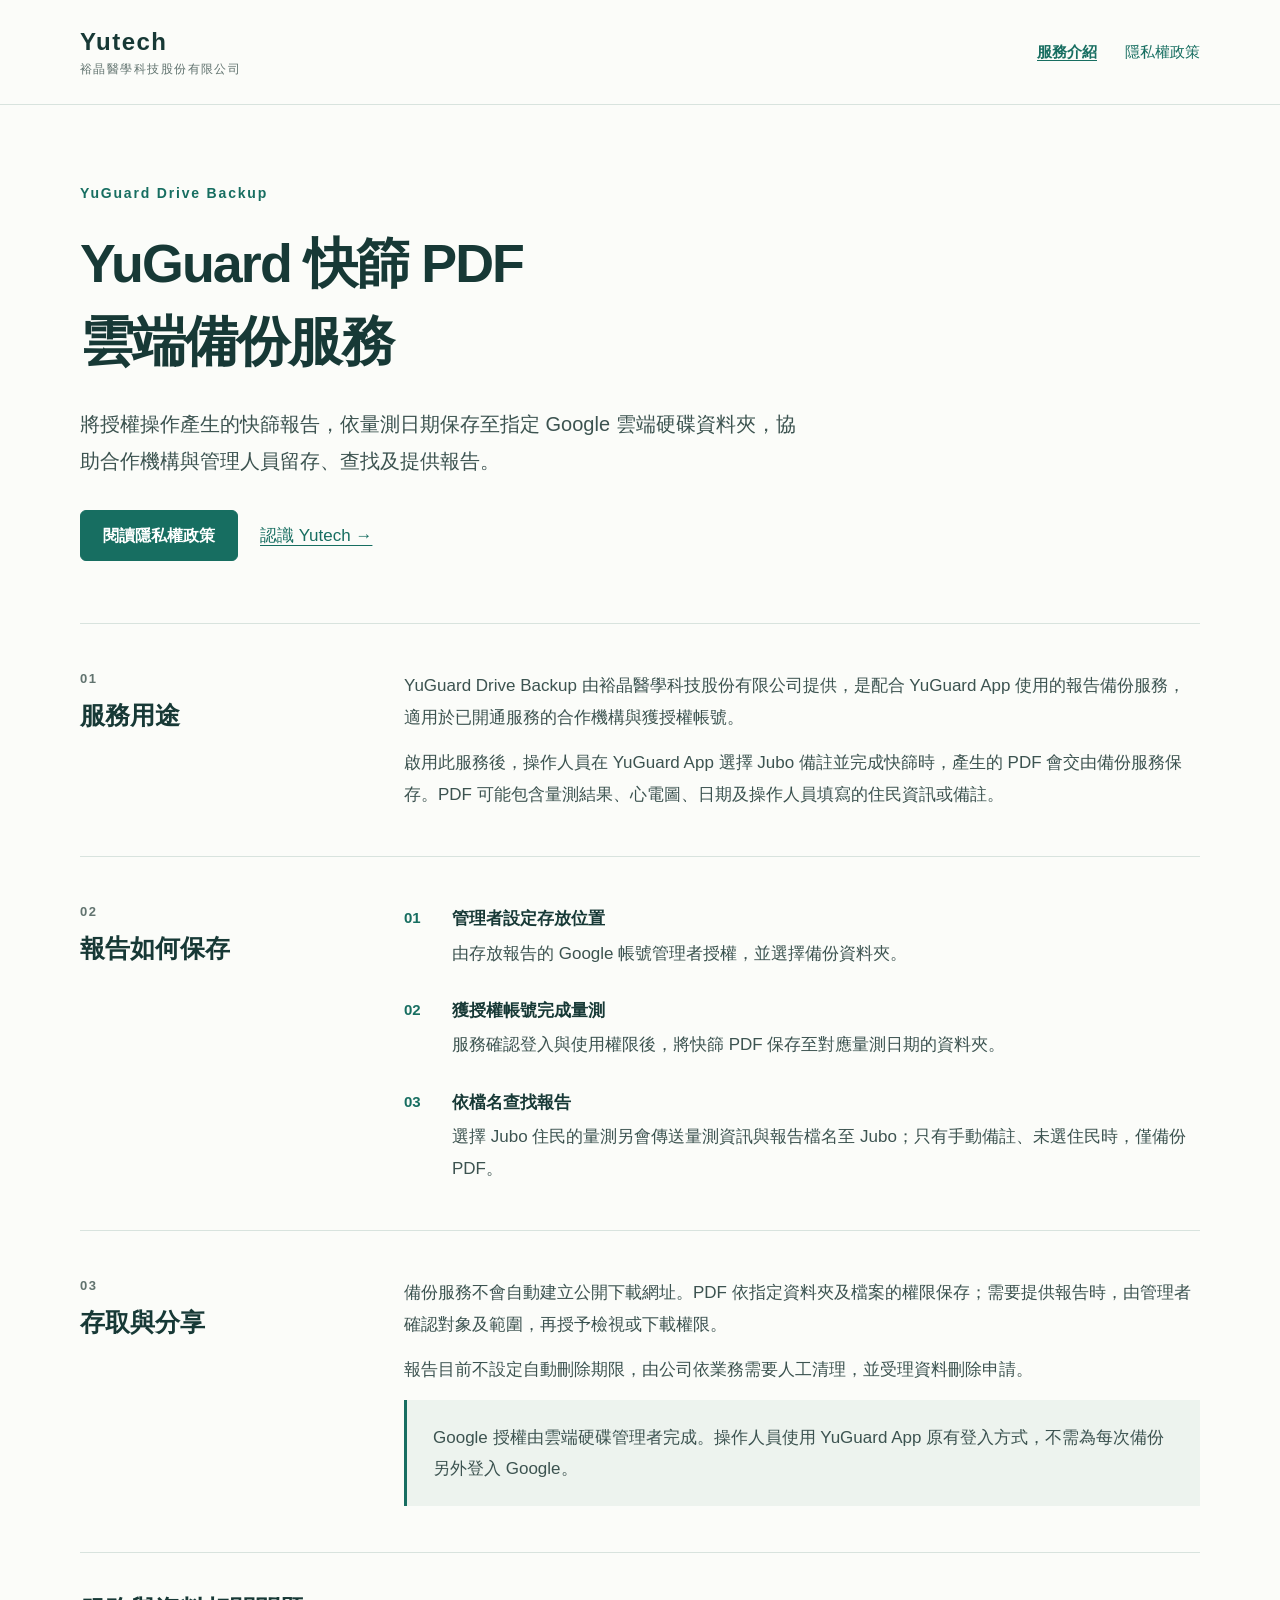
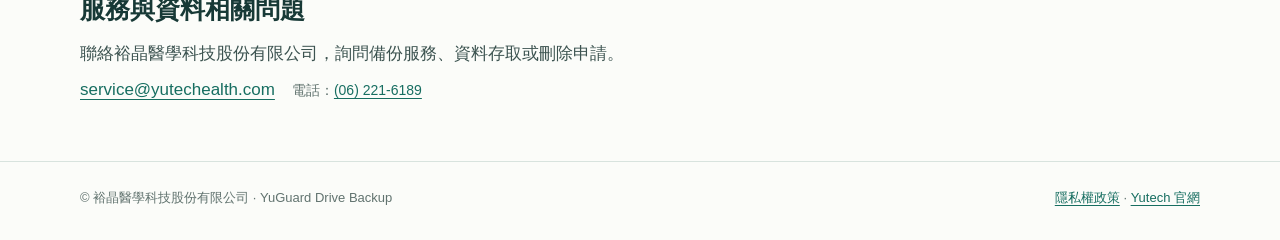
<file: index.html>
<!doctype html>
<html lang="zh-Hant">
<head>
  <meta charset="utf-8">
  <meta name="viewport" content="width=device-width, initial-scale=1">
  <meta name="description" content="YuGuard Drive Backup 是裕晶醫學科技提供的快篩 PDF 報告備份服務，將授權操作產生的報告保存至指定 Google 雲端硬碟資料夾，由管理者控管存取權限。">
  <title>YuGuard Drive Backup｜裕晶醫學科技</title>
  <link rel="stylesheet" href="./styles.css">
</head>
<body>
  <a class="skip" href="#main">跳到主要內容</a>
  <header class="site-head"><div class="wrap head-inner"><a class="brand" href="./index.html" aria-label="YuGuard Drive Backup 首頁"><strong>Yutech</strong><span>裕晶醫學科技股份有限公司</span></a><nav aria-label="主要導覽"><a href="./index.html" aria-current="page">服務介紹</a><a href="./privacy.html">隱私權政策</a></nav></div></header>
  <main id="main" class="wrap">
    <section class="hero" aria-labelledby="title">
      <p class="eyebrow">YuGuard Drive Backup</p>
      <h1 id="title">YuGuard 快篩 PDF<br>雲端備份服務</h1>
      <p class="lead">將授權操作產生的快篩報告，依量測日期保存至指定 Google 雲端硬碟資料夾，協助合作機構與管理人員留存、查找及提供報告。</p>
      <div class="hero-links"><a class="button" href="./privacy.html">閱讀隱私權政策</a><a href="https://www.yutechealth.com/">認識 Yutech →</a></div>
    </section>
    <section class="section" aria-labelledby="purpose"><h2 id="purpose"><span class="number">01</span>服務用途</h2><div><p>YuGuard Drive Backup 由裕晶醫學科技股份有限公司提供，是配合 YuGuard App 使用的報告備份服務，適用於已開通服務的合作機構與獲授權帳號。</p><p>啟用此服務後，操作人員在 YuGuard App 選擇 Jubo 備註並完成快篩時，產生的 PDF 會交由備份服務保存。PDF 可能包含量測結果、心電圖、日期及操作人員填寫的住民資訊或備註。</p></div></section>
    <section class="section" aria-labelledby="flow"><h2 id="flow"><span class="number">02</span>報告如何保存</h2><ol class="process"><li><strong>管理者設定存放位置</strong>由存放報告的 Google 帳號管理者授權，並選擇備份資料夾。</li><li><strong>獲授權帳號完成量測</strong>服務確認登入與使用權限後，將快篩 PDF 保存至對應量測日期的資料夾。</li><li><strong>依檔名查找報告</strong>選擇 Jubo 住民的量測另會傳送量測資訊與報告檔名至 Jubo；只有手動備註、未選住民時，僅備份 PDF。</li></ol></section>
    <section class="section" aria-labelledby="access"><h2 id="access"><span class="number">03</span>存取與分享</h2><div><p>備份服務不會自動建立公開下載網址。PDF 依指定資料夾及檔案的權限保存；需要提供報告時，由管理者確認對象及範圍，再授予檢視或下載權限。</p><p>報告目前不設定自動刪除期限，由公司依業務需要人工清理，並受理資料刪除申請。</p><div class="note"><p>Google 授權由雲端硬碟管理者完成。操作人員使用 YuGuard App 原有登入方式，不需為每次備份另外登入 Google。</p></div></div></section>
    <section class="contact" aria-labelledby="contact"><h2 id="contact">服務與資料相關問題</h2><p>聯絡裕晶醫學科技股份有限公司，詢問備份服務、資料存取或刪除申請。</p><p><a href="mailto:service@yutechealth.com">service@yutechealth.com</a>　<span class="small">電話：<a href="tel:+88662216189">(06) 221-6189</a></span></p></section>
  </main>
  <footer class="site-foot"><div class="wrap foot-inner"><p>© 裕晶醫學科技股份有限公司 · YuGuard Drive Backup</p><p><a href="./privacy.html">隱私權政策</a> · <a href="https://www.yutechealth.com/">Yutech 官網</a></p></div></footer>
</body>
</html>
</file>
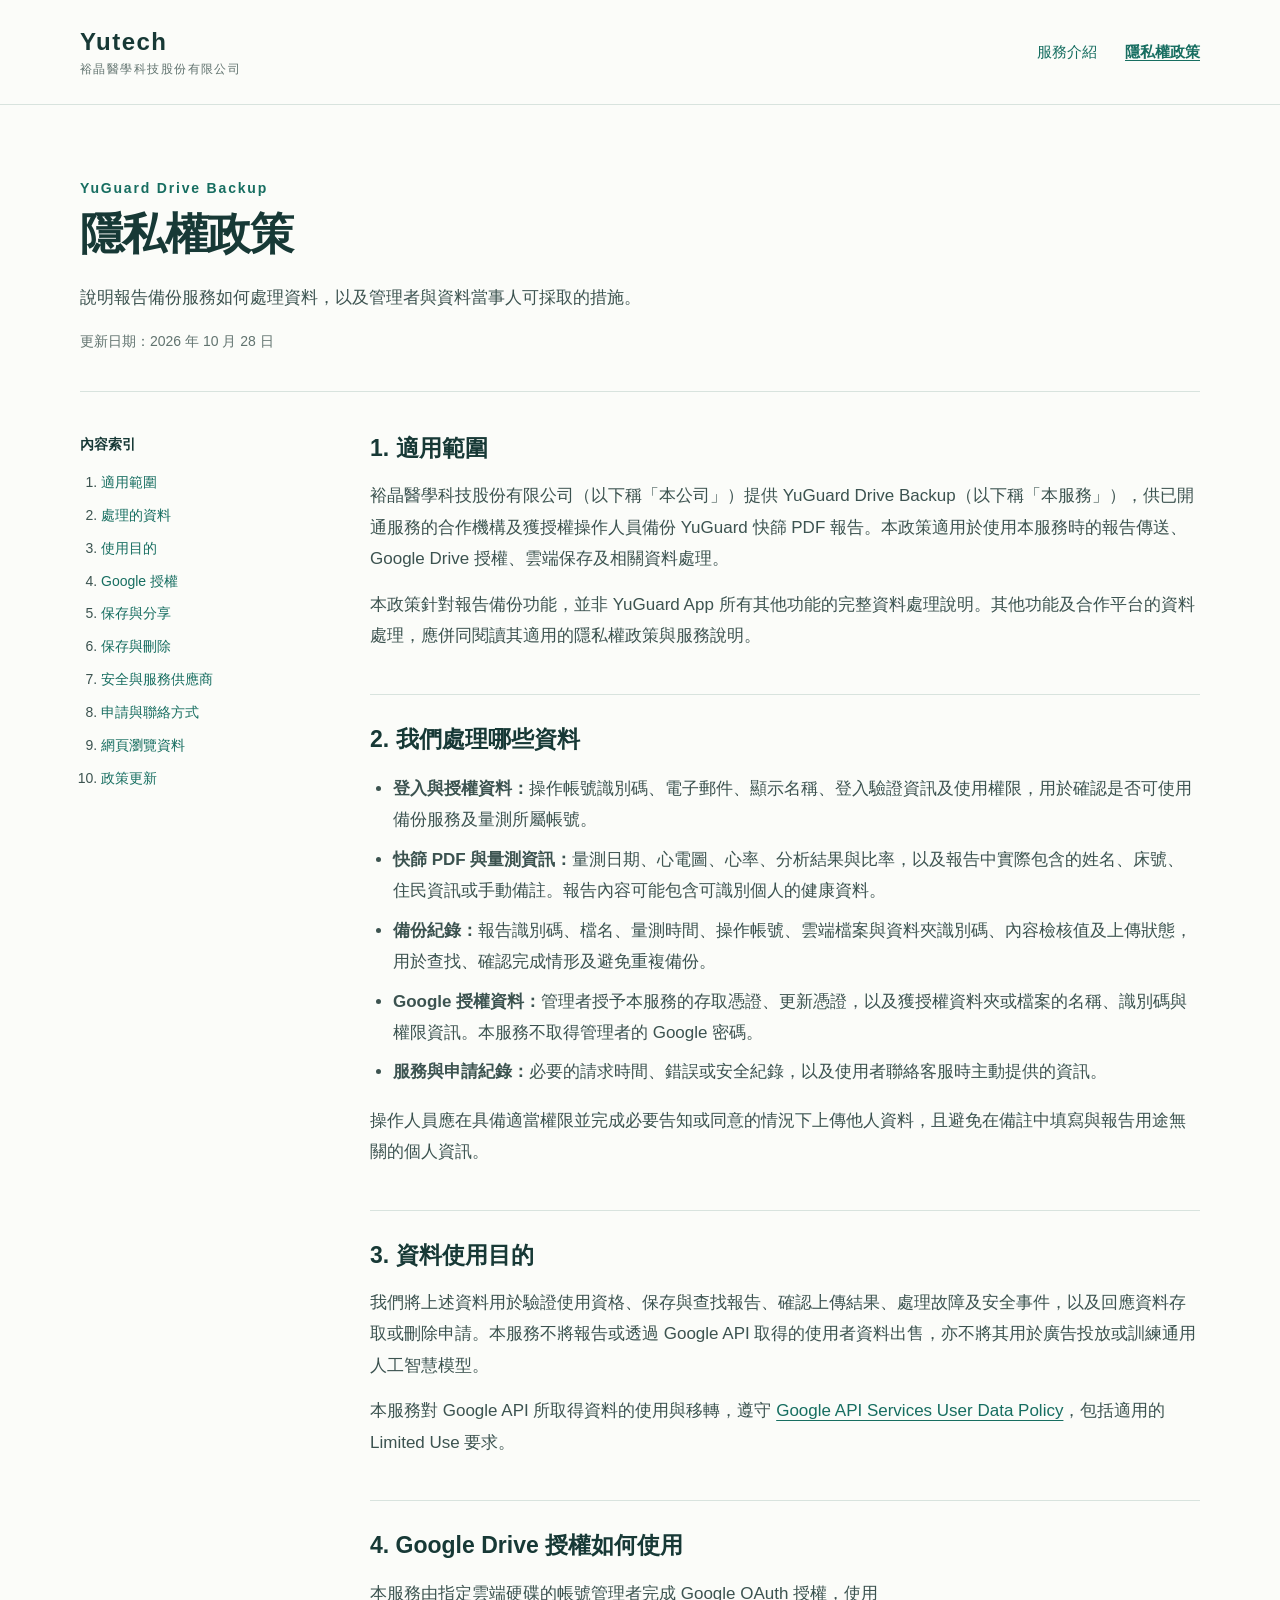
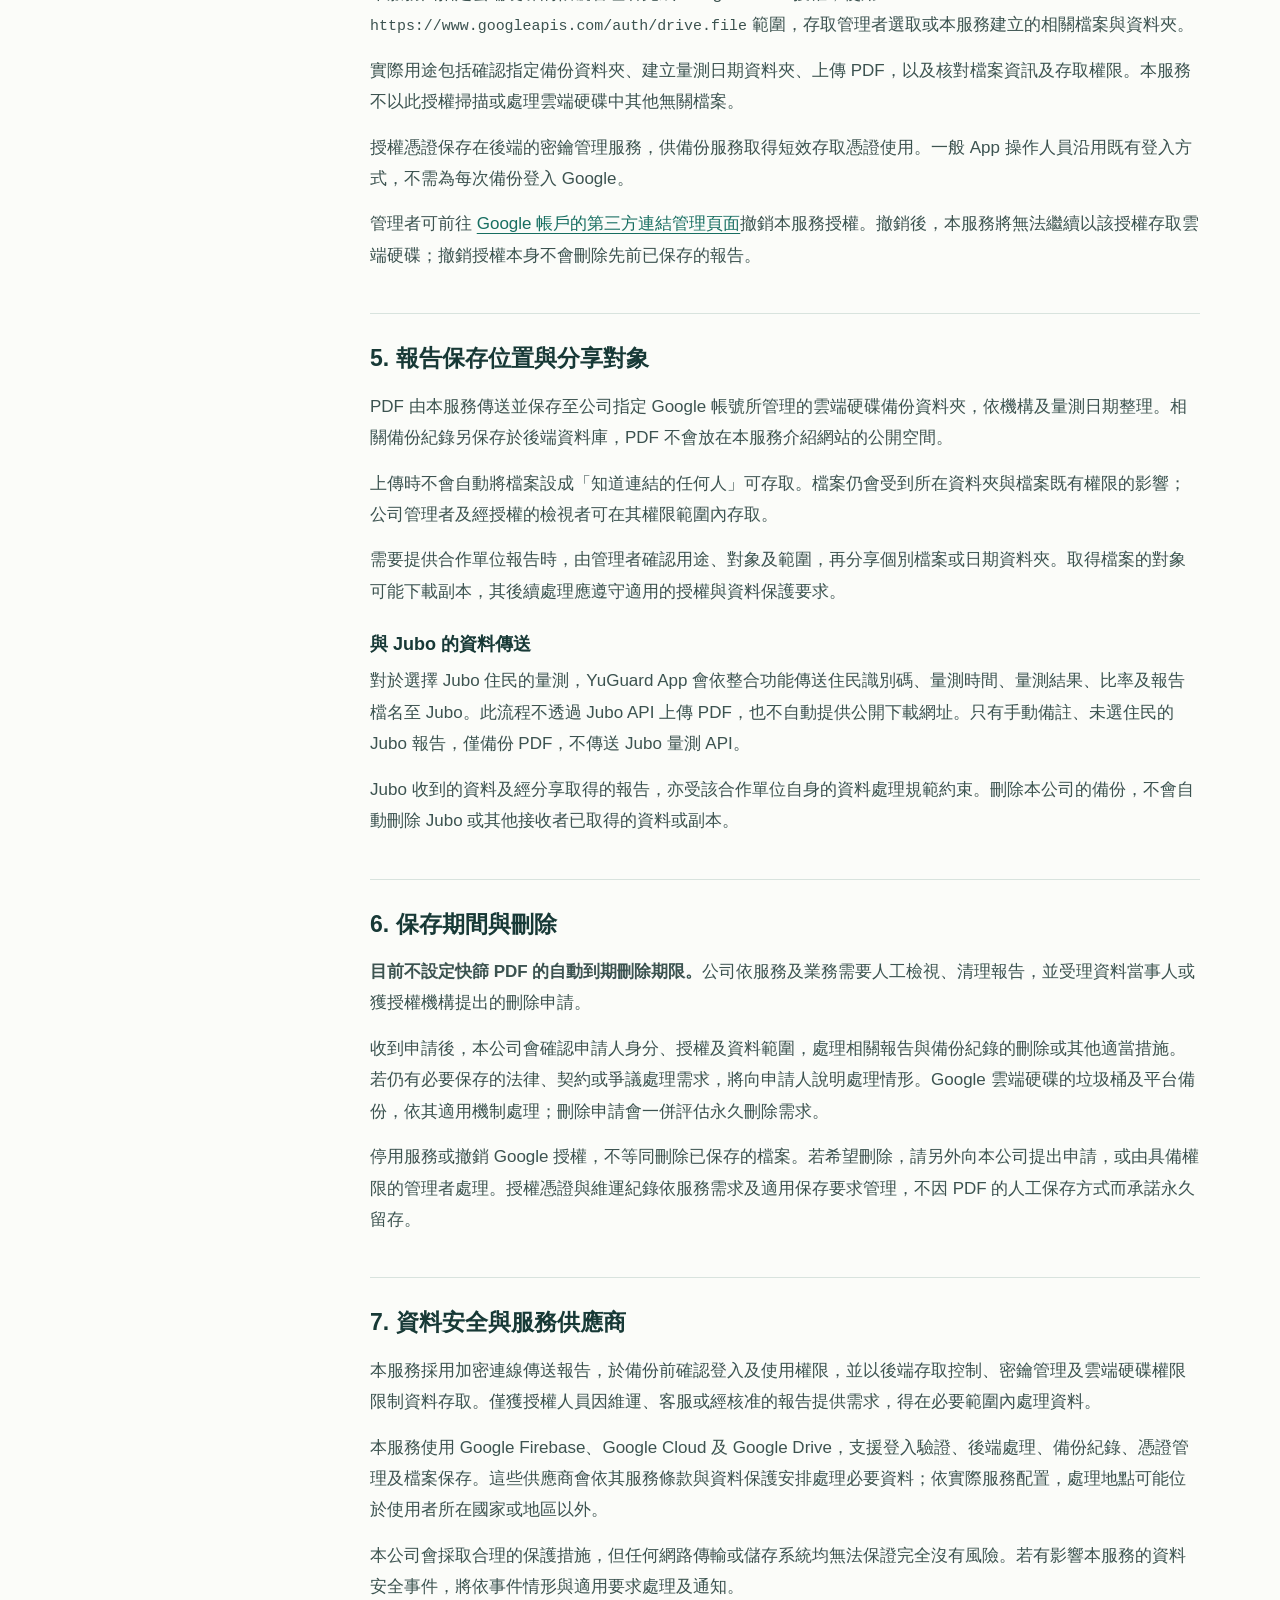
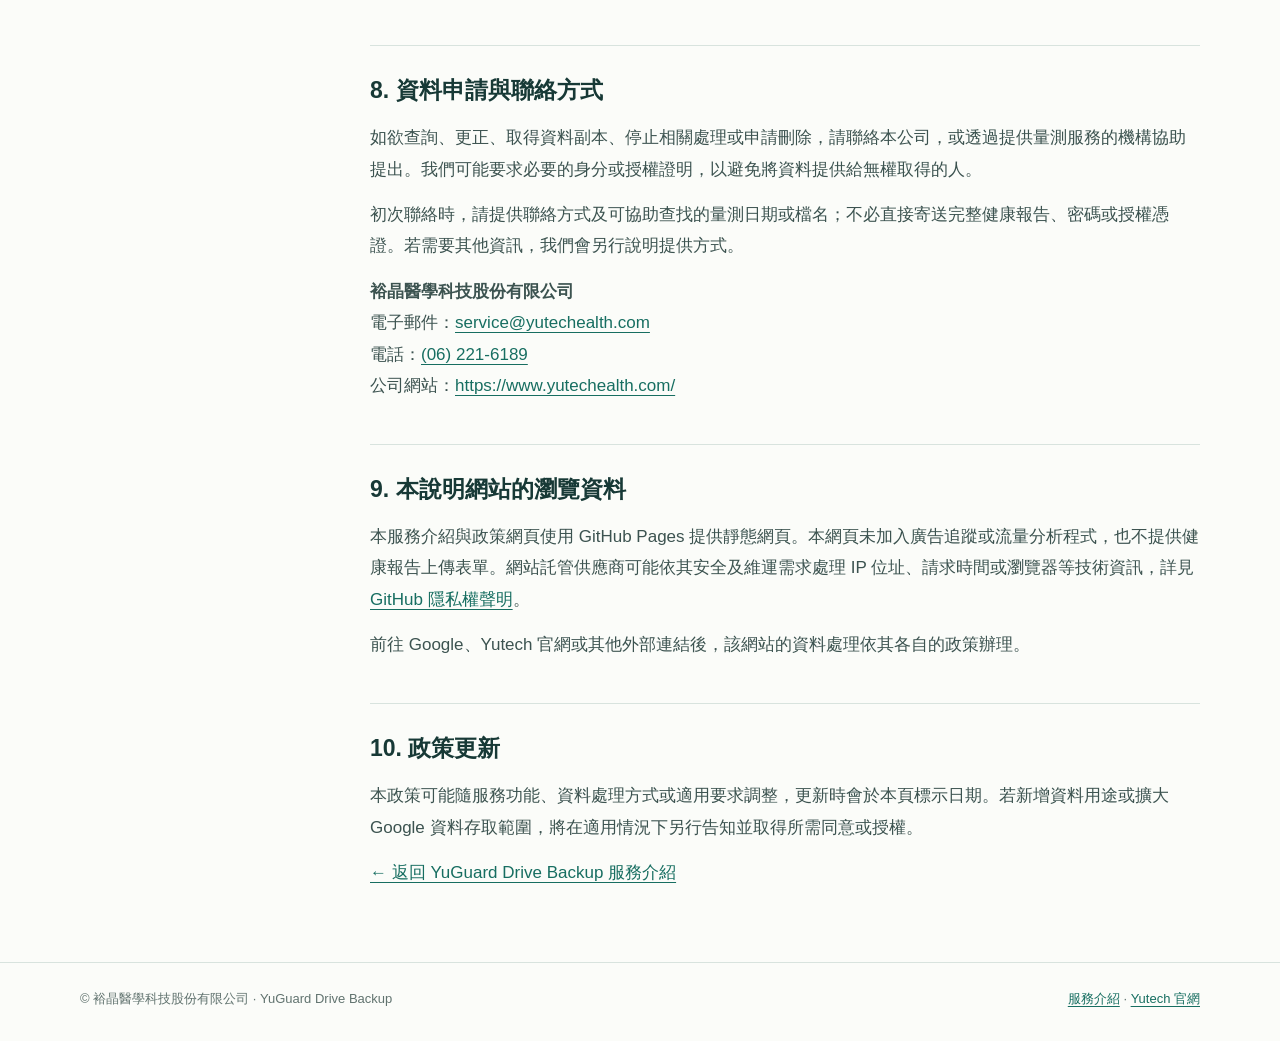
<file: privacy.html>
<!doctype html>
<html lang="zh-Hant">
<head>
  <meta charset="utf-8">
  <meta name="viewport" content="width=device-width, initial-scale=1">
  <meta name="description" content="YuGuard Drive Backup 隱私權政策：說明快篩 PDF、Google Drive 授權、量測資訊及備份紀錄的使用、保存、分享與刪除方式。">
  <title>隱私權政策｜YuGuard Drive Backup</title>
  <link rel="stylesheet" href="./styles.css">
</head>
<body>
  <a class="skip" href="#main">跳到主要內容</a>
  <header class="site-head"><div class="wrap head-inner"><a class="brand" href="./index.html" aria-label="YuGuard Drive Backup 首頁"><strong>Yutech</strong><span>裕晶醫學科技股份有限公司</span></a><nav aria-label="主要導覽"><a href="./index.html">服務介紹</a><a href="./privacy.html" aria-current="page">隱私權政策</a></nav></div></header>
  <main id="main" class="wrap">
    <header class="doc-header"><p class="eyebrow">YuGuard Drive Backup</p><h1>隱私權政策</h1><p>說明報告備份服務如何處理資料，以及管理者與資料當事人可採取的措施。</p><p class="meta">更新日期：2026 年 10 月 28 日</p></header>
    <div class="doc-layout">
      <aside class="toc" aria-label="政策目錄"><strong>內容索引</strong><ol><li><a href="#scope">適用範圍</a></li><li><a href="#data">處理的資料</a></li><li><a href="#use">使用目的</a></li><li><a href="#google">Google 授權</a></li><li><a href="#sharing">保存與分享</a></li><li><a href="#retention">保存與刪除</a></li><li><a href="#security">安全與服務供應商</a></li><li><a href="#requests">申請與聯絡方式</a></li><li><a href="#website">網頁瀏覽資料</a></li><li><a href="#changes">政策更新</a></li></ol></aside>
      <article class="document" aria-label="隱私權政策全文">
        <section id="scope"><h2>1. 適用範圍</h2><p>裕晶醫學科技股份有限公司（以下稱「本公司」）提供 YuGuard Drive Backup（以下稱「本服務」），供已開通服務的合作機構及獲授權操作人員備份 YuGuard 快篩 PDF 報告。本政策適用於使用本服務時的報告傳送、Google Drive 授權、雲端保存及相關資料處理。</p><p>本政策針對報告備份功能，並非 YuGuard App 所有其他功能的完整資料處理說明。其他功能及合作平台的資料處理，應併同閱讀其適用的隱私權政策與服務說明。</p></section>
        <section id="data"><h2>2. 我們處理哪些資料</h2><ul><li><strong>登入與授權資料：</strong>操作帳號識別碼、電子郵件、顯示名稱、登入驗證資訊及使用權限，用於確認是否可使用備份服務及量測所屬帳號。</li><li><strong>快篩 PDF 與量測資訊：</strong>量測日期、心電圖、心率、分析結果與比率，以及報告中實際包含的姓名、床號、住民資訊或手動備註。報告內容可能包含可識別個人的健康資料。</li><li><strong>備份紀錄：</strong>報告識別碼、檔名、量測時間、操作帳號、雲端檔案與資料夾識別碼、內容檢核值及上傳狀態，用於查找、確認完成情形及避免重複備份。</li><li><strong>Google 授權資料：</strong>管理者授予本服務的存取憑證、更新憑證，以及獲授權資料夾或檔案的名稱、識別碼與權限資訊。本服務不取得管理者的 Google 密碼。</li><li><strong>服務與申請紀錄：</strong>必要的請求時間、錯誤或安全紀錄，以及使用者聯絡客服時主動提供的資訊。</li></ul><p>操作人員應在具備適當權限並完成必要告知或同意的情況下上傳他人資料，且避免在備註中填寫與報告用途無關的個人資訊。</p></section>
        <section id="use"><h2>3. 資料使用目的</h2><p>我們將上述資料用於驗證使用資格、保存與查找報告、確認上傳結果、處理故障及安全事件，以及回應資料存取或刪除申請。本服務不將報告或透過 Google API 取得的使用者資料出售，亦不將其用於廣告投放或訓練通用人工智慧模型。</p><p>本服務對 Google API 所取得資料的使用與移轉，遵守 <a href="https://developers.google.com/terms/api-services-user-data-policy">Google API Services User Data Policy</a>，包括適用的 Limited Use 要求。</p></section>
        <section id="google"><h2>4. Google Drive 授權如何使用</h2><p>本服務由指定雲端硬碟的帳號管理者完成 Google OAuth 授權，使用 <code>https://www.googleapis.com/auth/drive.file</code> 範圍，存取管理者選取或本服務建立的相關檔案與資料夾。</p><p>實際用途包括確認指定備份資料夾、建立量測日期資料夾、上傳 PDF，以及核對檔案資訊及存取權限。本服務不以此授權掃描或處理雲端硬碟中其他無關檔案。</p><p>授權憑證保存在後端的密鑰管理服務，供備份服務取得短效存取憑證使用。一般 App 操作人員沿用既有登入方式，不需為每次備份登入 Google。</p><p>管理者可前往 <a href="https://myaccount.google.com/connections">Google 帳戶的第三方連結管理頁面</a>撤銷本服務授權。撤銷後，本服務將無法繼續以該授權存取雲端硬碟；撤銷授權本身不會刪除先前已保存的報告。</p></section>
        <section id="sharing"><h2>5. 報告保存位置與分享對象</h2><p>PDF 由本服務傳送並保存至公司指定 Google 帳號所管理的雲端硬碟備份資料夾，依機構及量測日期整理。相關備份紀錄另保存於後端資料庫，PDF 不會放在本服務介紹網站的公開空間。</p><p>上傳時不會自動將檔案設成「知道連結的任何人」可存取。檔案仍會受到所在資料夾與檔案既有權限的影響；公司管理者及經授權的檢視者可在其權限範圍內存取。</p><p>需要提供合作單位報告時，由管理者確認用途、對象及範圍，再分享個別檔案或日期資料夾。取得檔案的對象可能下載副本，其後續處理應遵守適用的授權與資料保護要求。</p><h3>與 Jubo 的資料傳送</h3><p>對於選擇 Jubo 住民的量測，YuGuard App 會依整合功能傳送住民識別碼、量測時間、量測結果、比率及報告檔名至 Jubo。此流程不透過 Jubo API 上傳 PDF，也不自動提供公開下載網址。只有手動備註、未選住民的 Jubo 報告，僅備份 PDF，不傳送 Jubo 量測 API。</p><p>Jubo 收到的資料及經分享取得的報告，亦受該合作單位自身的資料處理規範約束。刪除本公司的備份，不會自動刪除 Jubo 或其他接收者已取得的資料或副本。</p></section>
        <section id="retention"><h2>6. 保存期間與刪除</h2><p><strong>目前不設定快篩 PDF 的自動到期刪除期限。</strong>公司依服務及業務需要人工檢視、清理報告，並受理資料當事人或獲授權機構提出的刪除申請。</p><p>收到申請後，本公司會確認申請人身分、授權及資料範圍，處理相關報告與備份紀錄的刪除或其他適當措施。若仍有必要保存的法律、契約或爭議處理需求，將向申請人說明處理情形。Google 雲端硬碟的垃圾桶及平台備份，依其適用機制處理；刪除申請會一併評估永久刪除需求。</p><p>停用服務或撤銷 Google 授權，不等同刪除已保存的檔案。若希望刪除，請另外向本公司提出申請，或由具備權限的管理者處理。授權憑證與維運紀錄依服務需求及適用保存要求管理，不因 PDF 的人工保存方式而承諾永久留存。</p></section>
        <section id="security"><h2>7. 資料安全與服務供應商</h2><p>本服務採用加密連線傳送報告，於備份前確認登入及使用權限，並以後端存取控制、密鑰管理及雲端硬碟權限限制資料存取。僅獲授權人員因維運、客服或經核准的報告提供需求，得在必要範圍內處理資料。</p><p>本服務使用 Google Firebase、Google Cloud 及 Google Drive，支援登入驗證、後端處理、備份紀錄、憑證管理及檔案保存。這些供應商會依其服務條款與資料保護安排處理必要資料；依實際服務配置，處理地點可能位於使用者所在國家或地區以外。</p><p>本公司會採取合理的保護措施，但任何網路傳輸或儲存系統均無法保證完全沒有風險。若有影響本服務的資料安全事件，將依事件情形與適用要求處理及通知。</p></section>
        <section id="requests"><h2>8. 資料申請與聯絡方式</h2><p>如欲查詢、更正、取得資料副本、停止相關處理或申請刪除，請聯絡本公司，或透過提供量測服務的機構協助提出。我們可能要求必要的身分或授權證明，以避免將資料提供給無權取得的人。</p><p>初次聯絡時，請提供聯絡方式及可協助查找的量測日期或檔名；不必直接寄送完整健康報告、密碼或授權憑證。若需要其他資訊，我們會另行說明提供方式。</p><p><strong>裕晶醫學科技股份有限公司</strong><br>電子郵件：<a href="mailto:service@yutechealth.com">service@yutechealth.com</a><br>電話：<a href="tel:+88662216189">(06) 221-6189</a><br>公司網站：<a href="https://www.yutechealth.com/">https://www.yutechealth.com/</a></p></section>
        <section id="website"><h2>9. 本說明網站的瀏覽資料</h2><p>本服務介紹與政策網頁使用 GitHub Pages 提供靜態網頁。本網頁未加入廣告追蹤或流量分析程式，也不提供健康報告上傳表單。網站託管供應商可能依其安全及維運需求處理 IP 位址、請求時間或瀏覽器等技術資訊，詳見 <a href="https://docs.github.com/en/site-policy/privacy-policies/github-general-privacy-statement">GitHub 隱私權聲明</a>。</p><p>前往 Google、Yutech 官網或其他外部連結後，該網站的資料處理依其各自的政策辦理。</p></section>
        <section id="changes"><h2>10. 政策更新</h2><p>本政策可能隨服務功能、資料處理方式或適用要求調整，更新時會於本頁標示日期。若新增資料用途或擴大 Google 資料存取範圍，將在適用情況下另行告知並取得所需同意或授權。</p><p><a href="./index.html">← 返回 YuGuard Drive Backup 服務介紹</a></p></section>
      </article>
    </div>
  </main>
  <footer class="site-foot"><div class="wrap foot-inner"><p>© 裕晶醫學科技股份有限公司 · YuGuard Drive Backup</p><p><a href="./index.html">服務介紹</a> · <a href="https://www.yutechealth.com/">Yutech 官網</a></p></div></footer>
</body>
</html>
</file>
<file: styles.css>
:root { color-scheme: light; --ink: #173936; --body: #3c5350; --muted: #61736f; --accent: #176e61; --line: #d8e3de; --paper: #fbfcf9; --wash: #edf3ee; }
* { box-sizing: border-box; }
html { scroll-behavior: smooth; scroll-padding-top: 24px; }
body { margin: 0; color: var(--body); background: var(--paper); font-family: -apple-system, BlinkMacSystemFont, "Noto Sans TC", "PingFang TC", "Microsoft JhengHei", sans-serif; font-size: 17px; line-height: 1.85; }
a { color: var(--accent); text-underline-offset: .22em; }
a:hover { color: #104b43; }
a:focus-visible { outline: 3px solid #c46f2d; outline-offset: 5px; border-radius: 2px; }
.skip { position: absolute; top: -100px; left: 20px; z-index: 5; padding: 8px 16px; background: white; }
.skip:focus { top: 8px; }
.wrap { width: min(1120px, calc(100% - 80px)); margin-inline: auto; }
.site-head { border-bottom: 1px solid var(--line); }
.head-inner { display: flex; justify-content: space-between; align-items: center; gap: 24px; min-height: 104px; }
.brand { color: var(--ink); text-decoration: none; line-height: 1.3; }
.brand strong { display: block; font-size: 24px; letter-spacing: .06em; }
.brand span { display: block; margin-top: 5px; font-size: 12px; letter-spacing: .12em; color: var(--muted); }
nav { display: flex; gap: 28px; font-size: 15px; }
nav a { text-decoration: none; }
nav a[aria-current] { text-decoration: underline; font-weight: 600; }
.hero { padding: 76px 0 62px; border-bottom: 1px solid var(--line); }
.eyebrow { margin: 0 0 18px; color: var(--accent); font-size: 14px; font-weight: 650; letter-spacing: .13em; }
h1, h2, h3 { color: var(--ink); line-height: 1.45; }
h1 { margin: 0; font-size: clamp(34px, 4.2vw, 54px); font-weight: 650; letter-spacing: -.035em; }
.hero p.lead { max-width: 720px; margin: 25px 0 0; font-size: 20px; line-height: 1.85; }
.hero-links { display: flex; flex-wrap: wrap; gap: 22px; align-items: center; margin-top: 30px; }
.button { display: inline-flex; padding: 10px 22px; background: var(--accent); color: white; border: 1px solid var(--accent); border-radius: 6px; text-decoration: none; font-size: 16px; font-weight: 600; }
.button:hover { color: white; background: #104b43; }
.section { display: grid; grid-template-columns: 270px 1fr; gap: 54px; padding: 46px 0; border-bottom: 1px solid var(--line); }
.section h2 { margin: 0; font-size: 25px; }
.section p { margin: 0 0 14px; }
.section p:last-child { margin-bottom: 0; }
.section .number { display: block; font-size: 13px; font-weight: 600; letter-spacing: .12em; margin-bottom: 8px; color: var(--muted); }
.process { padding: 0; margin: 0; list-style: none; counter-reset: steps; }
.process li { position: relative; padding: 0 0 26px 48px; counter-increment: steps; }
.process li:last-child { padding-bottom: 0; }
.process li::before { content: counter(steps, decimal-leading-zero); position: absolute; left: 0; top: 1px; color: var(--accent); font-size: 15px; font-weight: 650; }
.process strong { display: block; margin-bottom: 3px; color: var(--ink); }
.note { padding: 22px 26px; background: var(--wash); border-left: 3px solid var(--accent); }
.note p { margin: 0; }
.contact { padding: 38px 0 50px; }
.contact h2 { font-size: 25px; margin: 0 0 10px; }
.contact p { margin: 5px 0; }
.site-foot { border-top: 1px solid var(--line); padding: 24px 0 30px; color: var(--muted); font-size: 13px; }
.foot-inner { display: flex; justify-content: space-between; gap: 24px; }
.foot-inner p { margin: 0; }
.doc-header { padding: 55px 0 36px; border-bottom: 1px solid var(--line); }
.doc-header h1 { font-size: clamp(32px, 4vw, 44px); }
.doc-header p { margin: 16px 0 0; }
.meta { color: var(--muted); font-size: 14px; }
.doc-layout { display: grid; grid-template-columns: 230px minmax(0, 1fr); gap: 60px; padding: 40px 0 60px; }
.toc { align-self: start; position: sticky; top: 24px; font-size: 14px; }
.toc strong { color: var(--ink); }
.toc ol { padding-left: 1.5em; margin: 12px 0; }
.toc li { margin: 7px 0; }
.toc a { text-decoration: none; }
.document section { padding: 0 0 28px; margin-bottom: 28px; border-bottom: 1px solid var(--line); }
.document section:last-child { margin-bottom: 0; padding-bottom: 0; border-bottom: 0; }
.document h2 { font-size: 23px; margin: 0 0 15px; }
.document h3 { font-size: 18px; margin: 24px 0 8px; }
.document p { margin: 0 0 14px; }
.document ul { padding-left: 1.35em; }
.document li { margin: 8px 0; }
.document .note { margin: 22px 0 0; }
code { font-size: .88em; overflow-wrap: anywhere; }
.small { font-size: 14px; color: var(--muted); }
@media (max-width: 760px) { .wrap { width: calc(100% - 40px); } .head-inner { min-height: 92px; gap: 12px; } .brand strong { font-size: 21px; } .brand span { font-size: 10px; letter-spacing: .04em; } nav { gap: 16px; font-size: 14px; } .hero { padding: 44px 0 38px; } .hero p.lead { font-size: 18px; } .section { grid-template-columns: 1fr; gap: 20px; padding: 32px 0; } .section h2 { font-size: 23px; } .section .number { display: inline; margin-right: 10px; } .doc-header { padding-top: 36px; } .doc-layout { grid-template-columns: 1fr; gap: 30px; padding-top: 26px; } .toc { position: static; padding: 20px 24px; background: var(--wash); } .toc ol { columns: 2; column-gap: 25px; } .toc li { break-inside: avoid; } .document h2 { font-size: 22px; } .foot-inner { display: block; } .foot-inner p + p { margin-top: 8px; } }
@media (max-width: 390px) { .head-inner { flex-wrap: wrap; padding: 18px 0; } .toc ol { columns: 1; } }
@media (prefers-reduced-motion: reduce) { html { scroll-behavior: auto; } }
@media print { .site-head, .site-foot, .toc, .hero-links { display: none; } body { background: white; color: black; font-size: 11pt; } .wrap { width: 100%; } .doc-layout { display: block; padding: 20px 0; } .document h2 { break-after: avoid; } .document section { break-inside: auto; } a { color: black; } }
</file>
